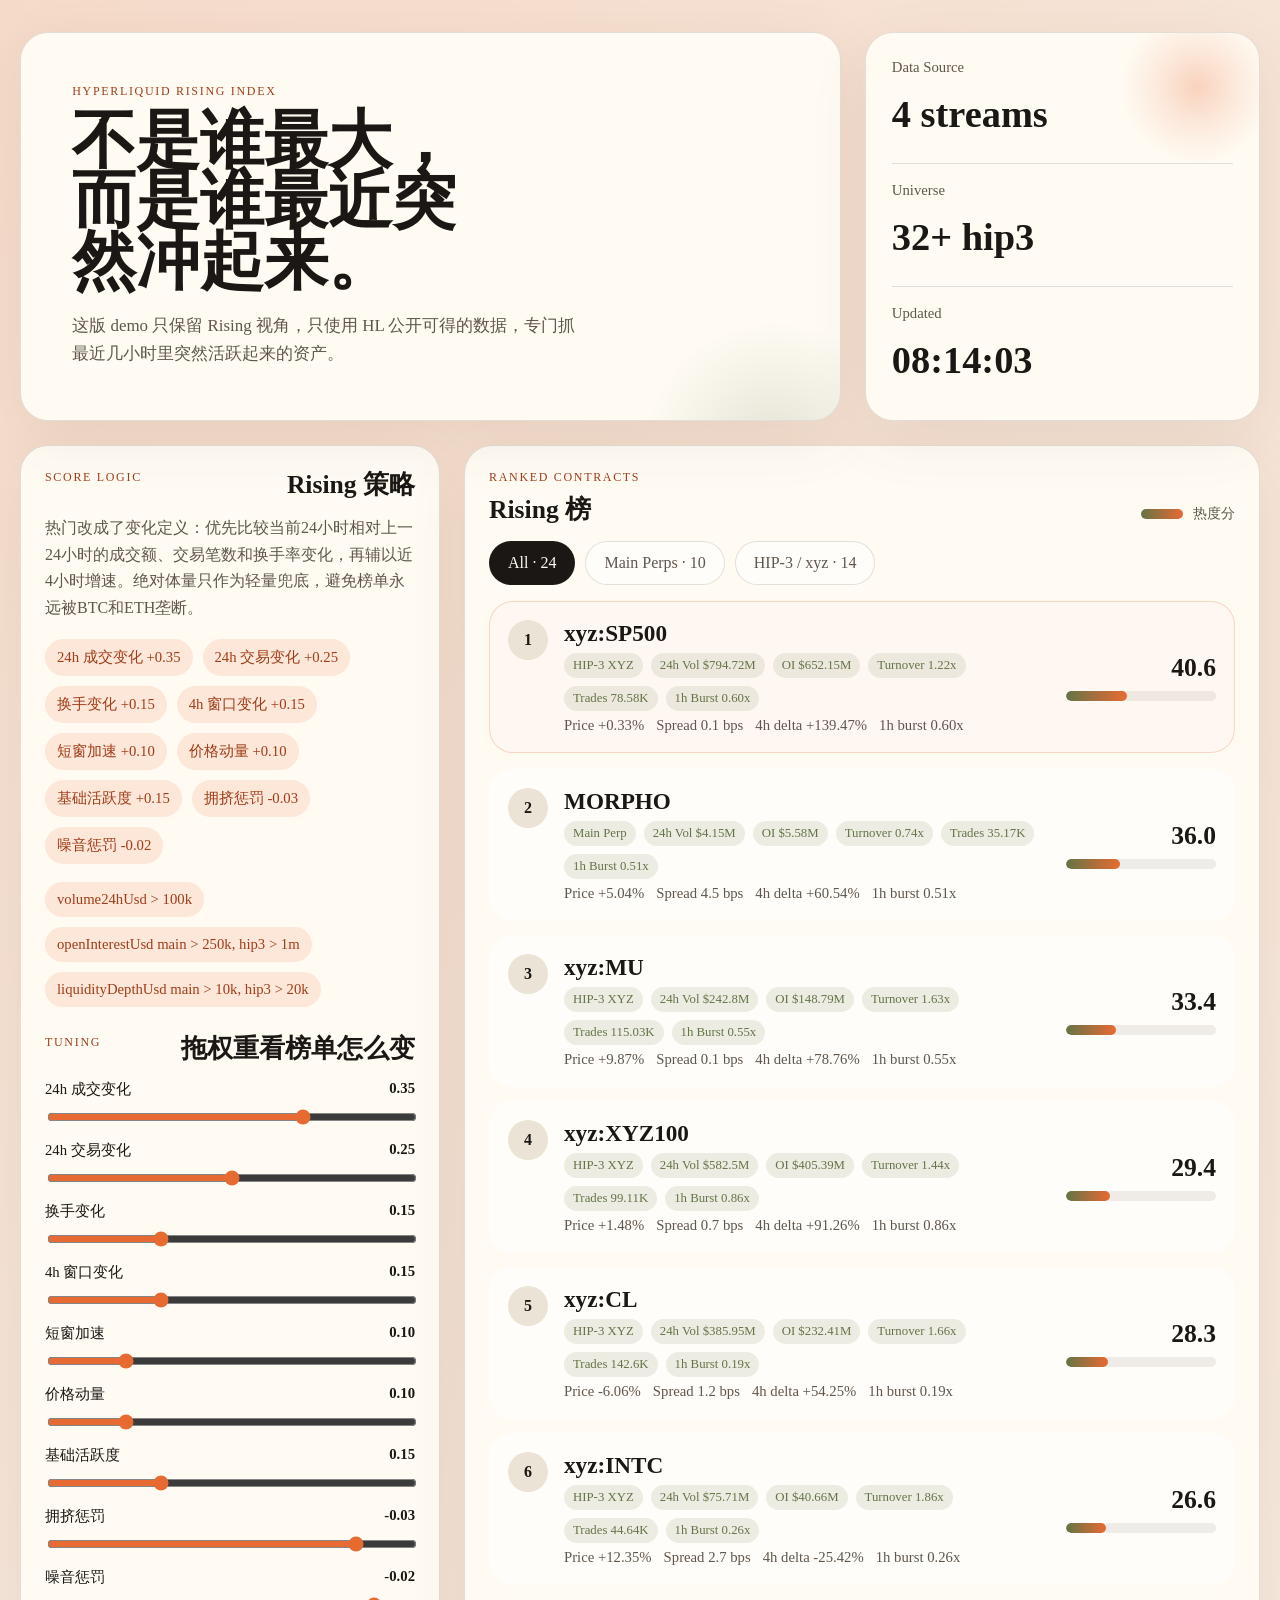
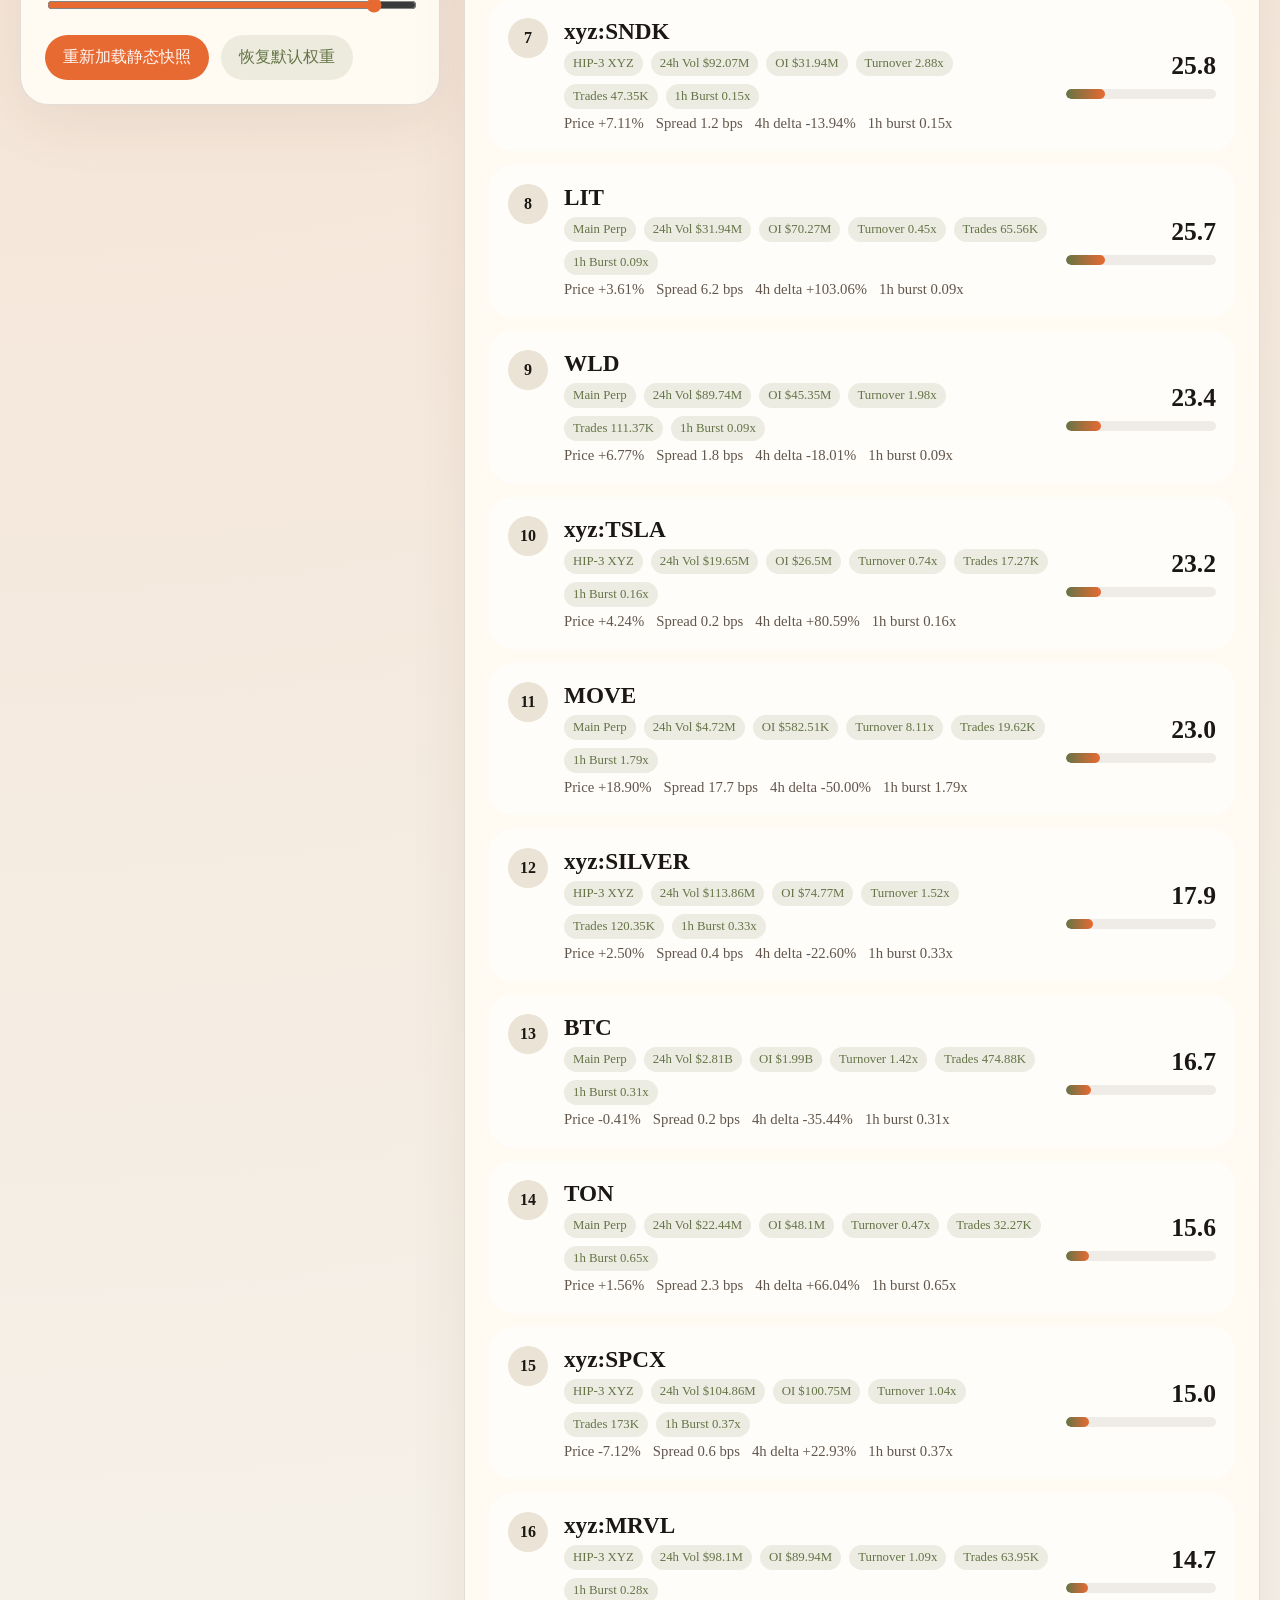
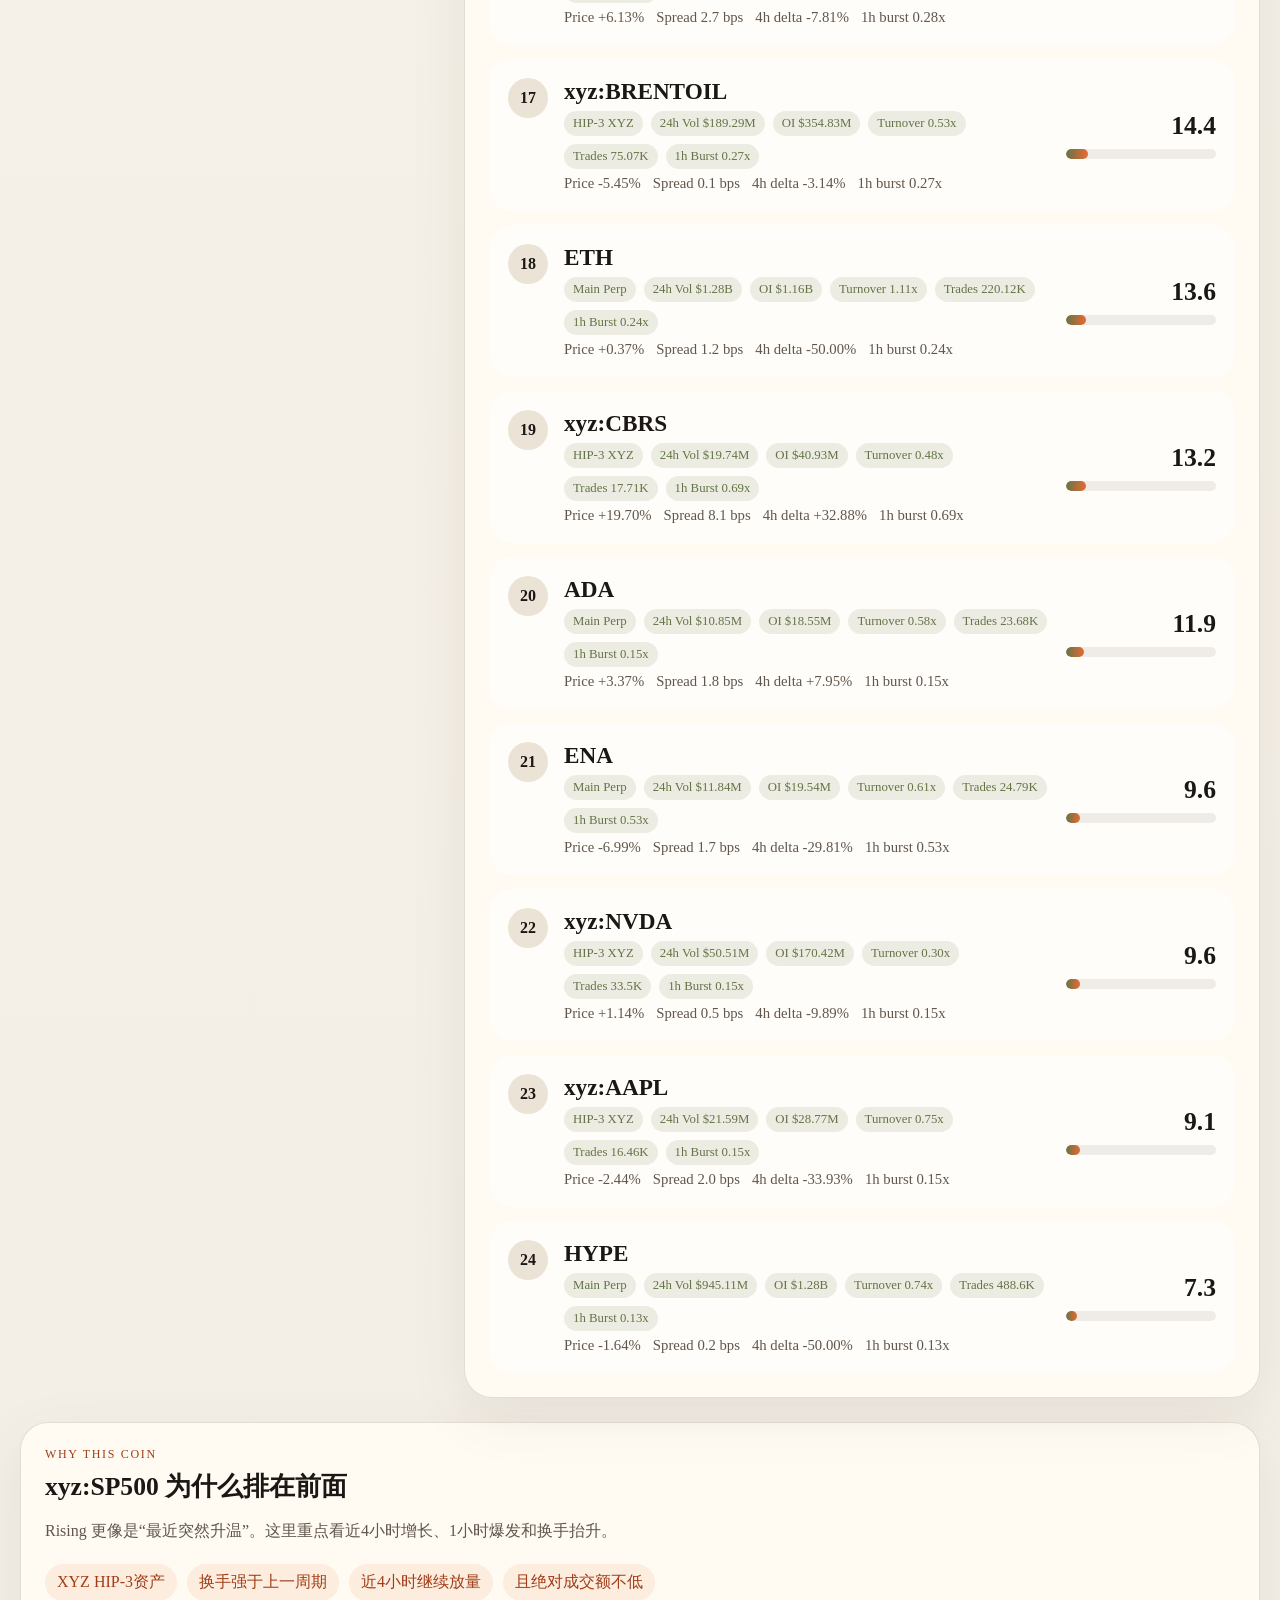
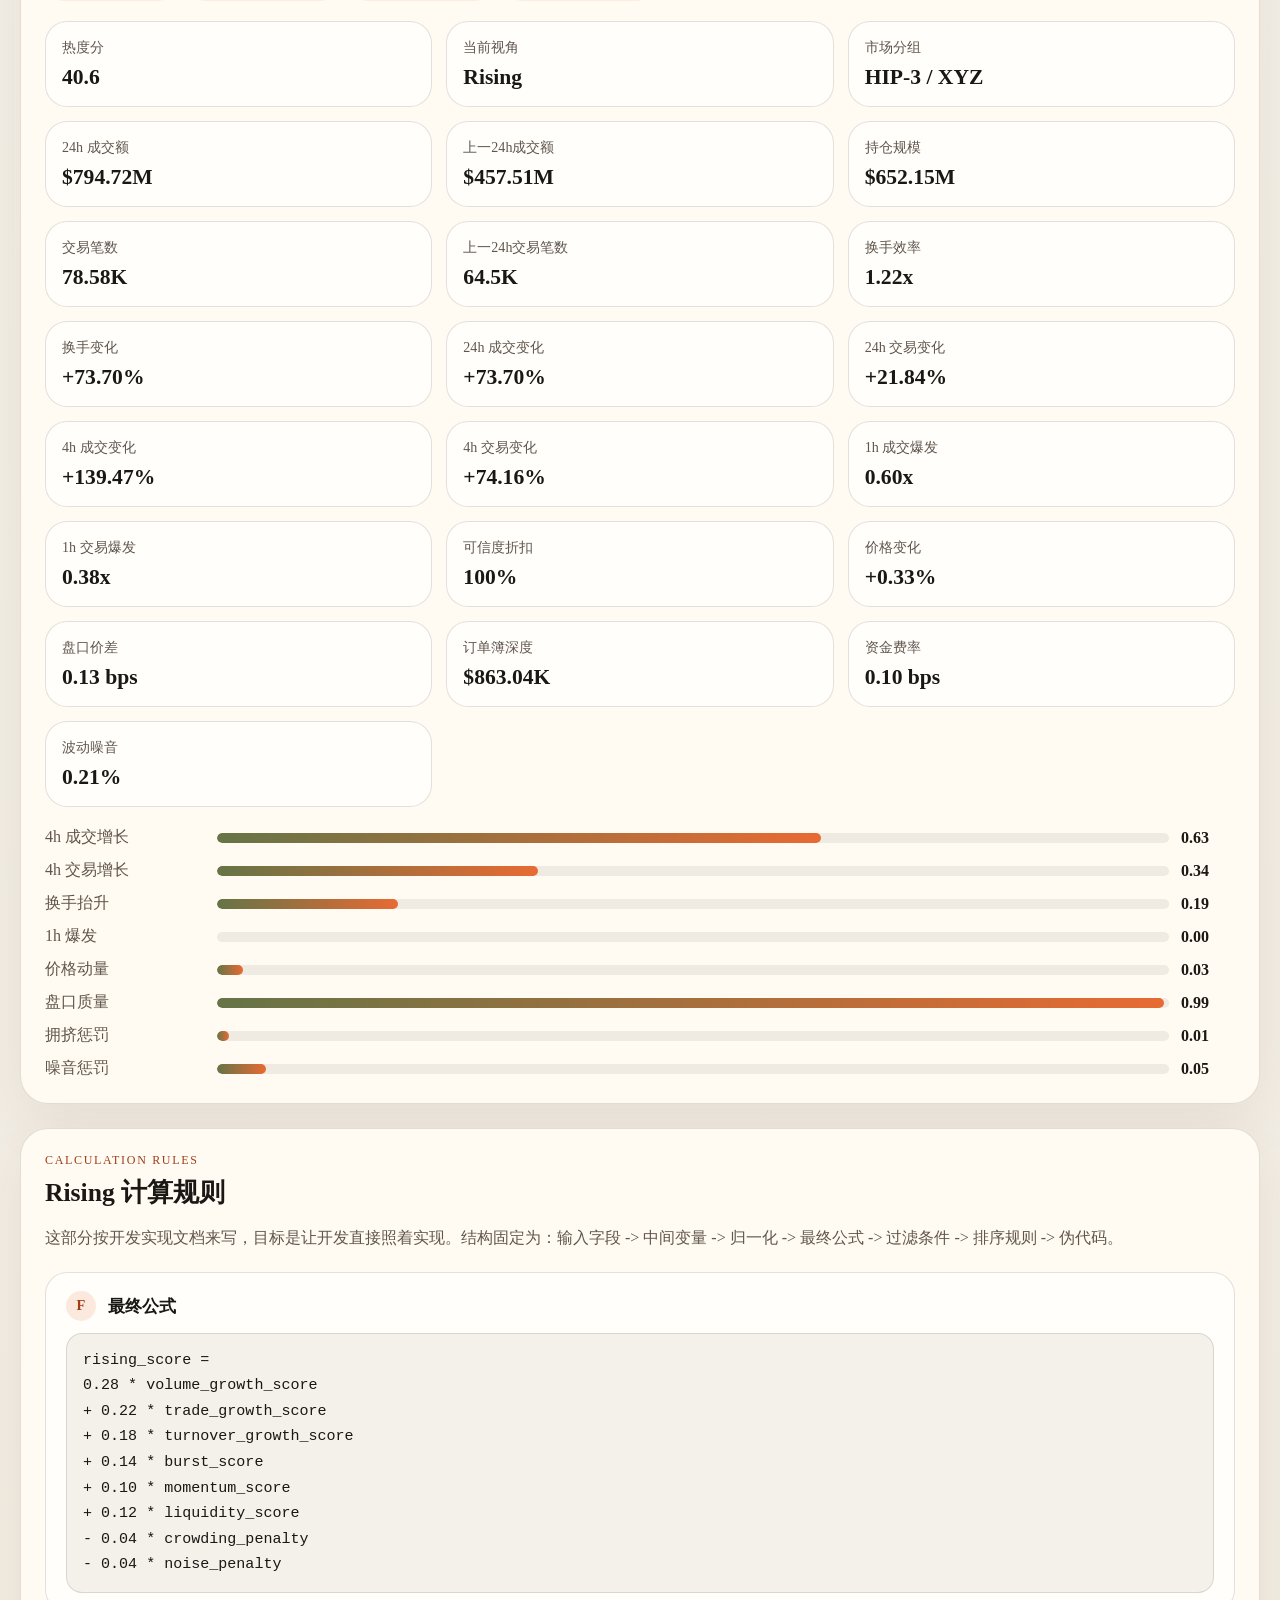
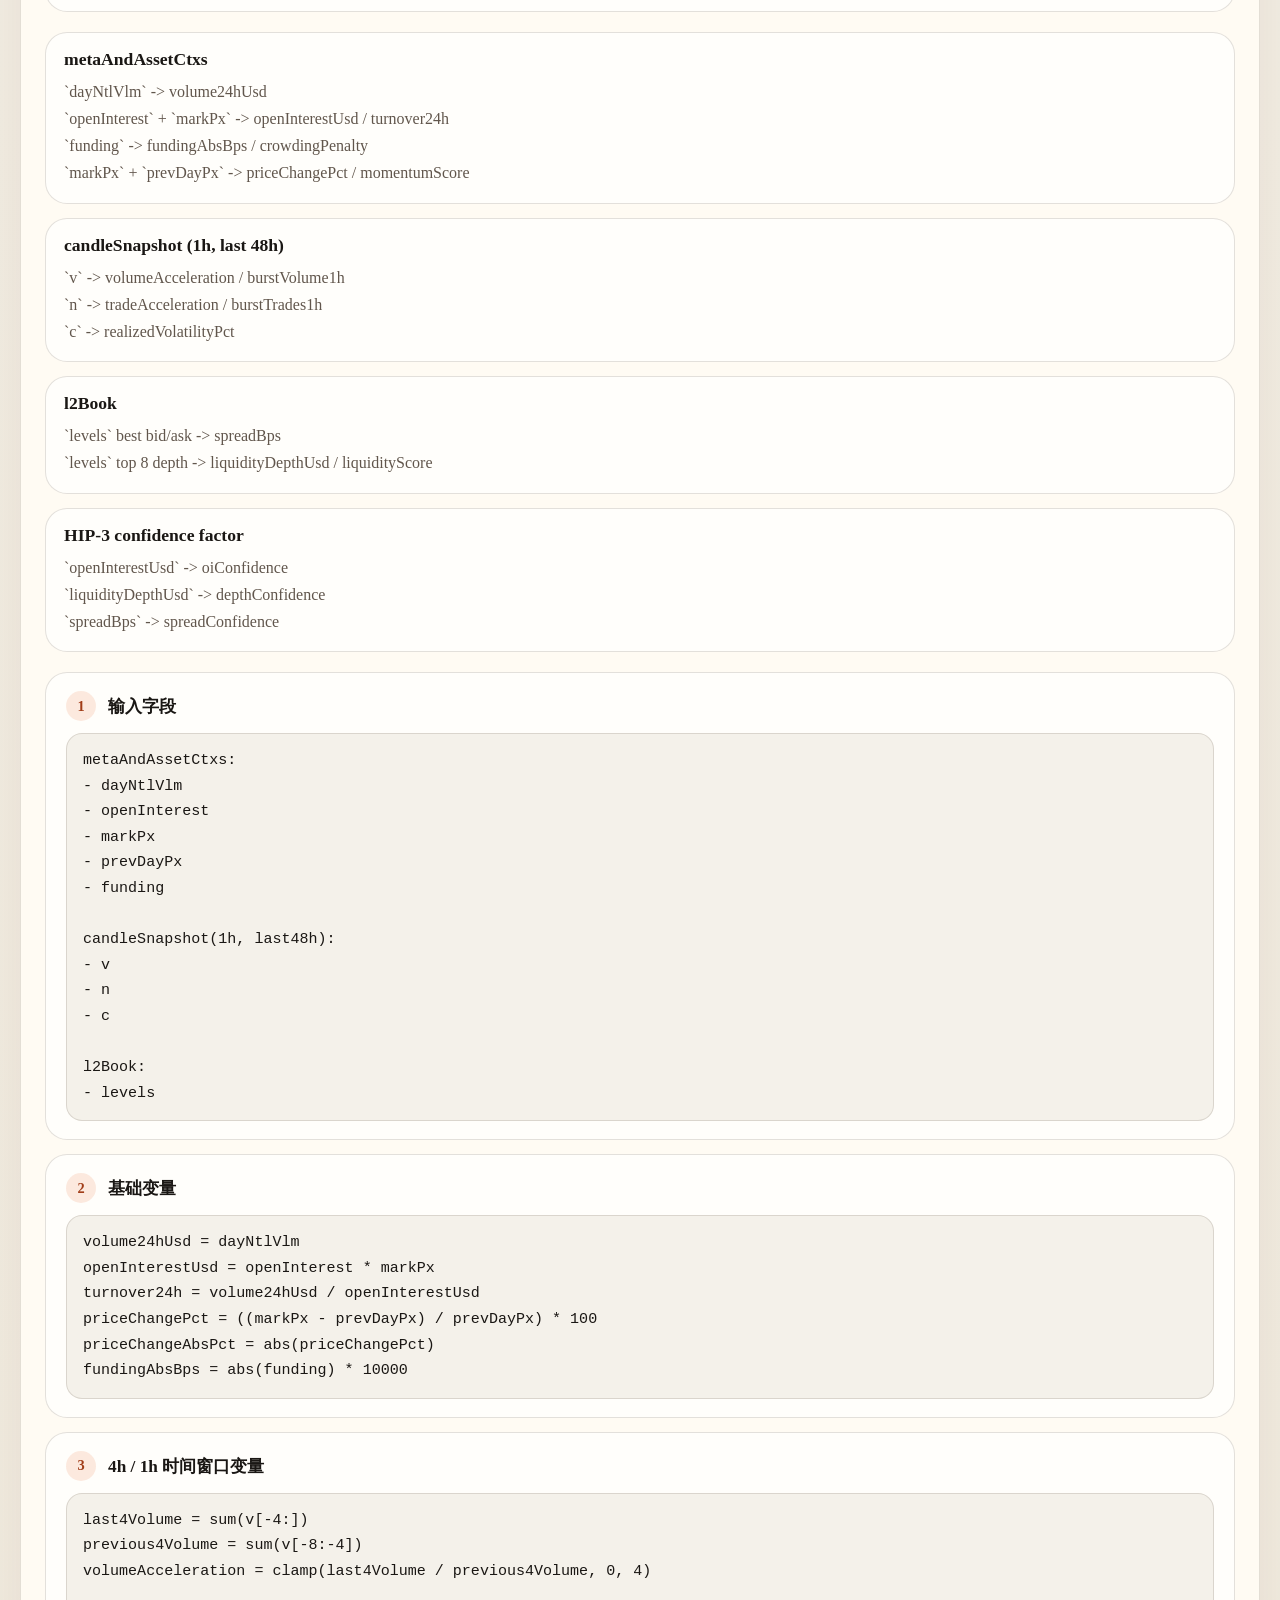
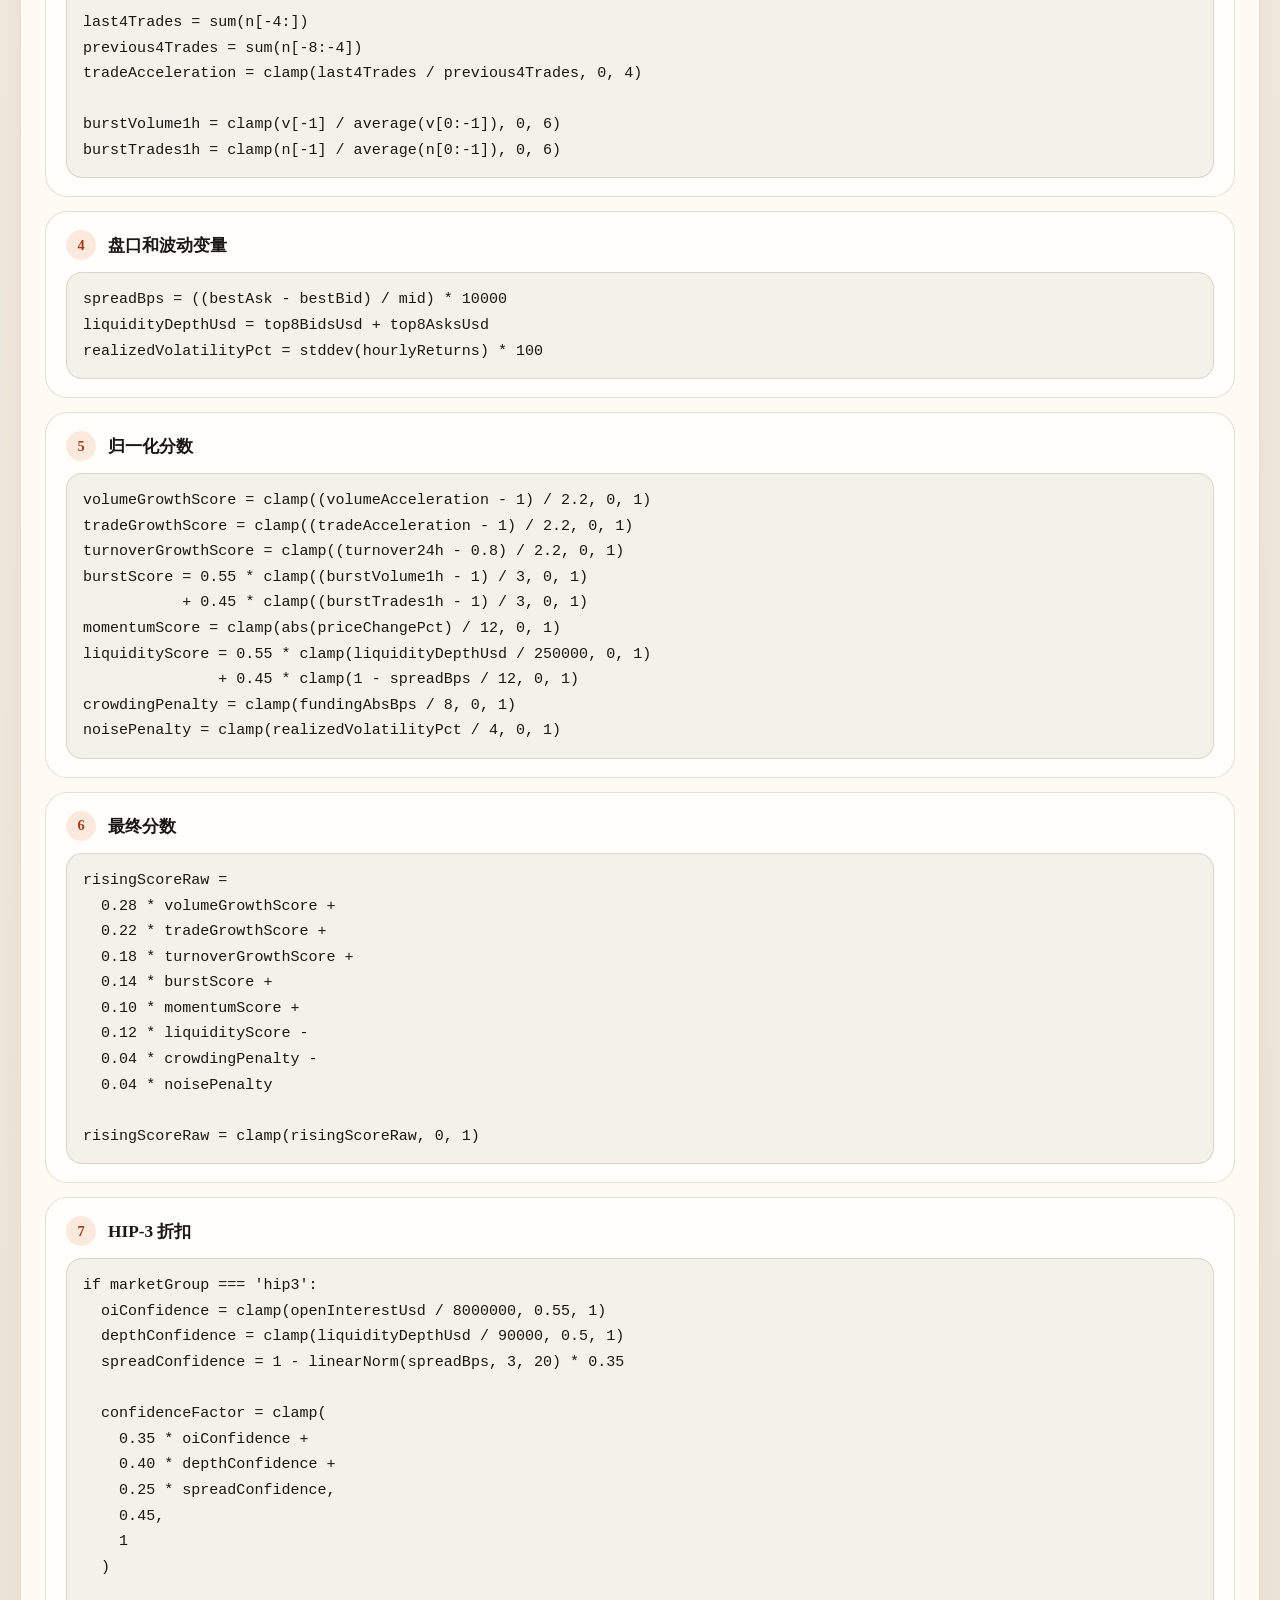
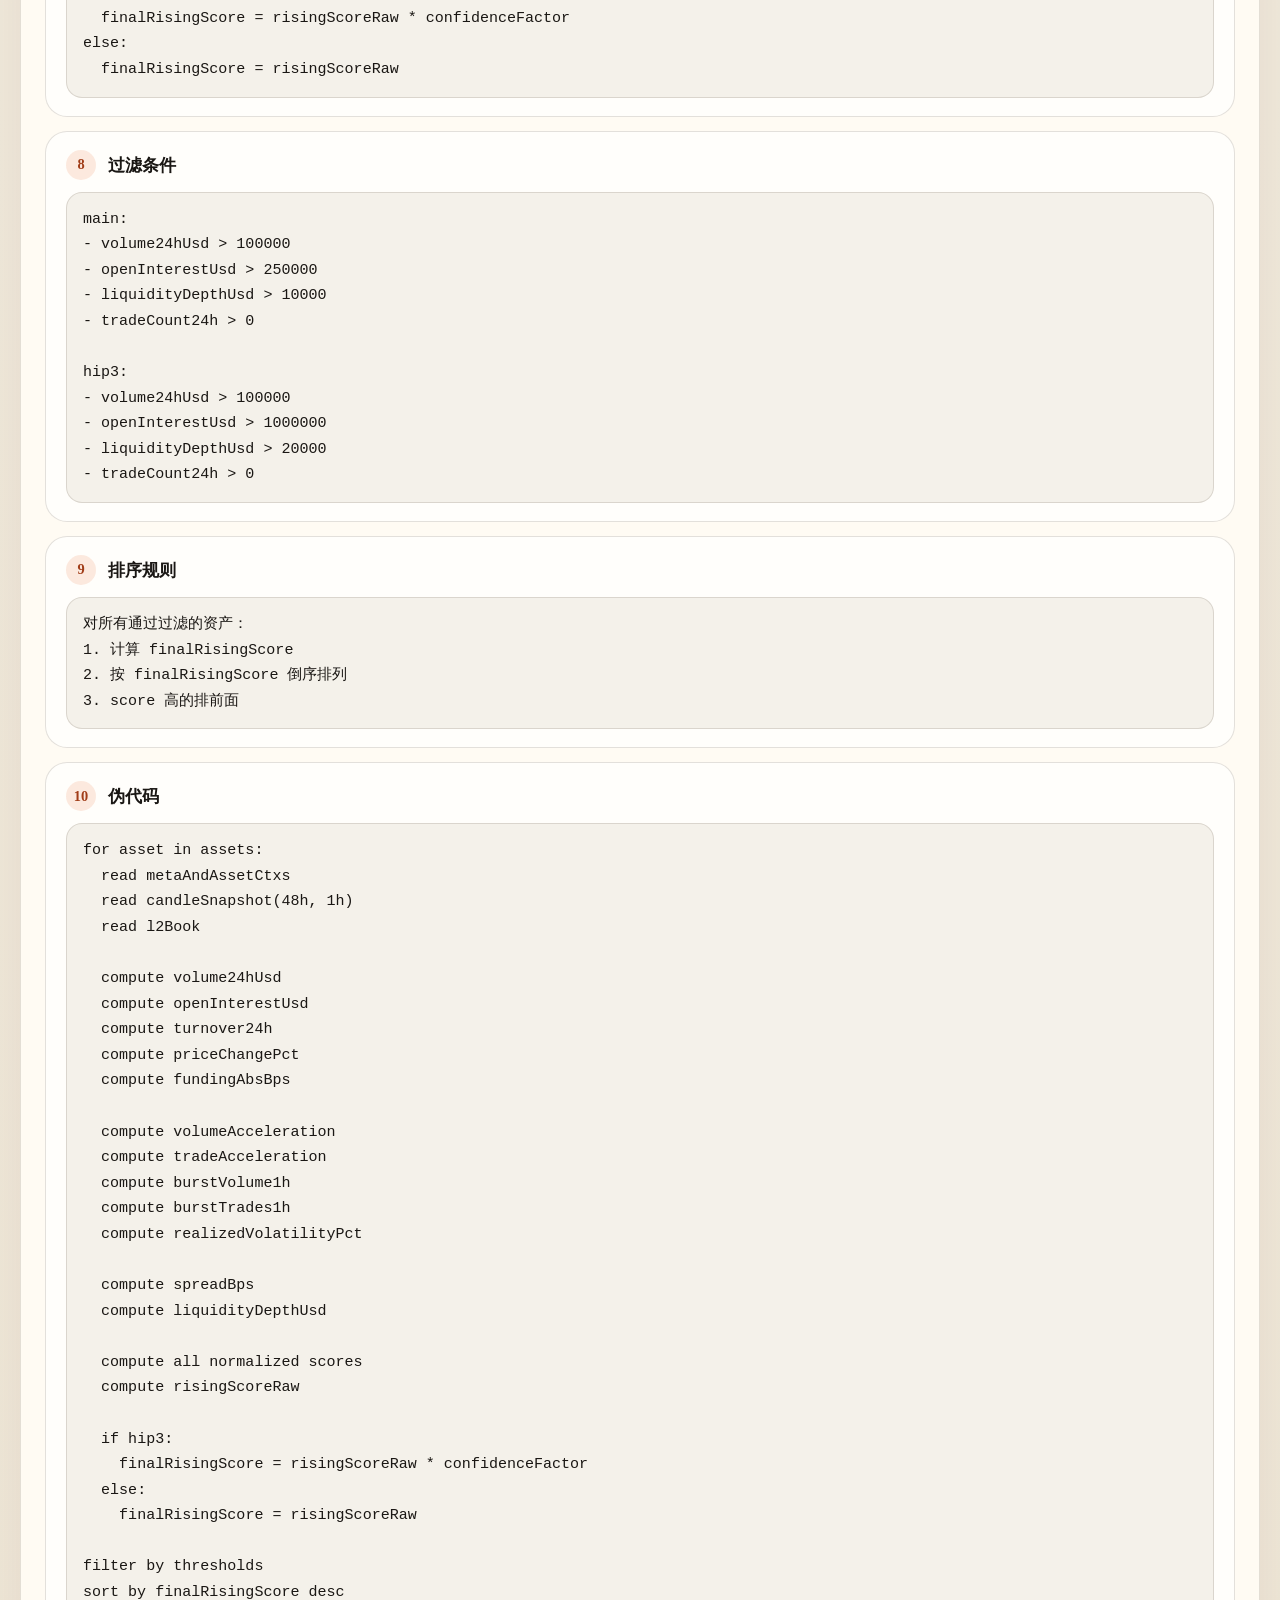
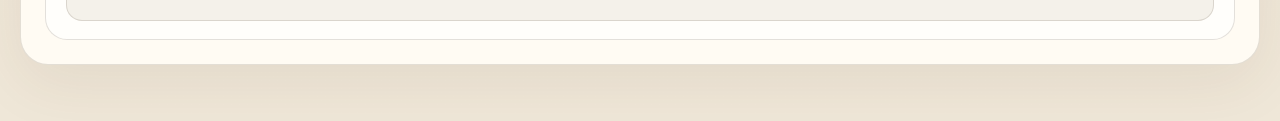
<file: docs/index.html>
<!doctype html>
<html lang="zh-CN">
  <head>
    <meta charset="UTF-8" />
    <meta name="viewport" content="width=device-width, initial-scale=1.0" />
    <title>HL Rising Demo</title>
    <link rel="stylesheet" href="./style.css" />
  </head>
  <body>
    <div class="page-shell">
      <section class="hero">
        <div class="hero-copy">
          <p class="eyebrow">Hyperliquid Rising Index</p>
          <h1>不是谁最大，而是谁最近突然冲起来。</h1>
          <p class="hero-text">
            这版 demo 只保留 Rising 视角，只使用 HL 公开可得的数据，专门抓最近几小时里突然活跃起来的资产。
          </p>
        </div>
        <div class="hero-card">
          <div class="pulse"></div>
          <div class="hero-stat">
            <span>Data Source</span>
            <strong id="sourceCount">3 streams</strong>
          </div>
          <div class="hero-stat">
            <span>Universe</span>
            <strong id="candidateCount">--</strong>
          </div>
          <div class="hero-stat">
            <span>Updated</span>
            <strong id="updatedAt">--</strong>
          </div>
        </div>
      </section>

      <section class="workspace">
        <aside class="panel strategy-panel">
          <div class="panel-head">
            <p class="kicker">Score logic</p>
            <h2>Rising 策略</h2>
          </div>
          <p id="strategySummary" class="summary"></p>
          <div class="formula" id="formula"></div>
          <div class="filters" id="filters"></div>

          <div class="panel-head compact">
            <p class="kicker">Tuning</p>
            <h3>拖权重看榜单怎么变</h3>
          </div>
          <div id="sliders" class="sliders"></div>

          <div class="actions">
            <button id="refreshBtn" class="primary">刷新真实数据</button>
            <button id="resetBtn" class="ghost">恢复默认权重</button>
          </div>
        </aside>

        <main class="panel leaderboard-panel">
          <div class="panel-head">
            <div>
              <p class="kicker">Ranked contracts</p>
              <h2>Rising 榜</h2>
            </div>
            <div class="legend">
              <span class="legend-bar"></span>
              <span>热度分</span>
            </div>
          </div>
          <div id="segmentTabs" class="segment-tabs"></div>
          <div id="leaderboard" class="leaderboard"></div>
        </main>
      </section>

      <section class="panel detail-panel">
        <div class="panel-head">
          <div>
            <p class="kicker">Why this coin</p>
            <h2 id="detailTitle">点击右侧榜单查看拆解</h2>
          </div>
        </div>
        <div id="detailContent" class="detail-content empty">
          这里会展示单个合约的得分拆解、原始指标和为什么它会被判定为“Rising”。
        </div>
      </section>

      <section class="panel calc-panel">
        <div class="panel-head">
          <div>
            <p class="kicker">Calculation Rules</p>
            <h2 id="calcTitle">Rising 计算规则</h2>
          </div>
        </div>
        <div id="calcContent" class="calc-content empty">
          这里会展示 Rising 的计算规则、HL 字段映射和分步骤说明。
        </div>
      </section>
    </div>

    <script src="./app.js"></script>
  </body>
  </html>
</file>
<file: docs/style.css>
:root {
  color-scheme: light;
  --bg: #f3efe7;
  --bg-strong: #ebe3d5;
  --paper: #fffaf1;
  --ink: #1a1714;
  --ink-soft: #61564c;
  --line: rgba(58, 43, 28, 0.14);
  --accent: #e86a33;
  --accent-deep: #a13d18;
  --accent-soft: rgba(232, 106, 51, 0.14);
  --moss: #657446;
  --shadow: 0 18px 60px rgba(86, 54, 28, 0.08);
  --radius: 28px;
}

* {
  box-sizing: border-box;
}

html,
body {
  margin: 0;
  min-height: 100%;
  font-family: Georgia, 'Iowan Old Style', 'Palatino Linotype', serif;
  background:
    radial-gradient(circle at top left, rgba(232, 106, 51, 0.18), transparent 28%),
    linear-gradient(180deg, #f8f3ea 0%, var(--bg) 42%, #efe7d8 100%);
  color: var(--ink);
}

body {
  padding: 32px 20px 56px;
}

.page-shell {
  max-width: 1440px;
  margin: 0 auto;
}

.hero {
  display: grid;
  grid-template-columns: minmax(0, 1.35fr) minmax(280px, 0.65fr);
  gap: 24px;
  align-items: stretch;
  margin-bottom: 24px;
}

.hero-copy,
.hero-card,
.panel {
  background: color-mix(in oklab, var(--paper) 88%, white);
  border: 1px solid var(--line);
  border-radius: var(--radius);
  box-shadow: var(--shadow);
}

.hero-copy {
  padding: clamp(28px, 4vw, 52px);
  position: relative;
  overflow: hidden;
}

.hero-copy::after {
  content: '';
  position: absolute;
  inset: auto -8% -42% auto;
  width: 260px;
  height: 260px;
  border-radius: 999px;
  background: radial-gradient(circle, rgba(101, 116, 70, 0.18), transparent 72%);
}

.eyebrow,
.kicker {
  margin: 0 0 12px;
  letter-spacing: 0.14em;
  text-transform: uppercase;
  font-size: 12px;
  color: var(--accent-deep);
}

h1,
h2,
h3,
p {
  margin: 0;
}

h1 {
  max-width: 12ch;
  font-size: clamp(2.8rem, 5vw, 5rem);
  line-height: 0.94;
  font-weight: 600;
}

.hero-text {
  max-width: 60ch;
  margin-top: 20px;
  color: var(--ink-soft);
  font-size: 1.06rem;
  line-height: 1.7;
}

.hero-card {
  position: relative;
  padding: 26px;
  display: grid;
  gap: 18px;
  overflow: hidden;
}

.pulse {
  position: absolute;
  top: -26px;
  right: -18px;
  width: 160px;
  height: 160px;
  border-radius: 999px;
  background:
    radial-gradient(circle, rgba(232, 106, 51, 0.28) 0%, rgba(232, 106, 51, 0.12) 34%, transparent 68%);
  animation: pulse 5s ease-in-out infinite;
}

.hero-stat {
  position: relative;
  z-index: 1;
  display: grid;
  gap: 4px;
  padding-bottom: 14px;
  border-bottom: 1px solid var(--line);
}

.hero-stat:last-child {
  border-bottom: 0;
  padding-bottom: 0;
}

.hero-stat span {
  color: var(--ink-soft);
  font-size: 0.92rem;
}

.hero-stat strong {
  font-size: clamp(1.5rem, 3vw, 2.4rem);
  font-weight: 600;
}

.workspace {
  display: grid;
  grid-template-columns: minmax(320px, 420px) minmax(0, 1fr);
  gap: 24px;
  align-items: start;
}

.panel {
  padding: 24px;
}

.panel-head {
  display: flex;
  justify-content: space-between;
  gap: 16px;
  align-items: end;
  margin-bottom: 18px;
}

.panel-head.compact {
  margin-top: 28px;
}

.panel-head h2,
.panel-head h3 {
  font-size: 1.6rem;
  line-height: 1;
}

.summary,
.detail-copy,
.metric-note {
  color: var(--ink-soft);
  line-height: 1.65;
}

.formula,
.filters {
  display: flex;
  flex-wrap: wrap;
  gap: 10px;
  margin-top: 18px;
}

.formula span,
.filters span {
  padding: 9px 12px;
  border-radius: 999px;
  background: var(--accent-soft);
  color: var(--accent-deep);
  font-size: 0.92rem;
}

.sliders {
  display: grid;
  gap: 14px;
  margin-top: 16px;
}

.slider-row {
  display: grid;
  gap: 8px;
}

.slider-meta {
  display: flex;
  justify-content: space-between;
  gap: 12px;
  font-size: 0.92rem;
}

.slider-meta strong {
  font-weight: 600;
}

input[type='range'] {
  width: 100%;
  accent-color: var(--accent);
}

.actions {
  display: flex;
  gap: 12px;
  margin-top: 20px;
}

button {
  border: 0;
  border-radius: 999px;
  padding: 12px 18px;
  font: inherit;
  cursor: pointer;
  transition:
    transform 180ms ease,
    background 180ms ease,
    color 180ms ease;
}

button:hover {
  transform: translateY(-1px);
}

button.primary {
  background: var(--accent);
  color: #fff8f4;
}

button.ghost {
  background: rgba(101, 116, 70, 0.12);
  color: var(--moss);
}

.leaderboard {
  display: grid;
  gap: 14px;
}

.segment-tabs {
  display: flex;
  flex-wrap: wrap;
  gap: 10px;
  margin-bottom: 18px;
}

.segment-tab {
  border: 1px solid var(--line);
  background: rgba(255, 255, 255, 0.6);
  color: var(--ink-soft);
}

.segment-tab.active {
  background: var(--ink);
  color: var(--paper);
}

.leader-row {
  display: grid;
  grid-template-columns: auto 1fr auto;
  gap: 16px;
  padding: 18px;
  border-radius: 24px;
  border: 1px solid transparent;
  background: rgba(255, 255, 255, 0.55);
  transition:
    transform 200ms ease,
    border-color 200ms ease,
    background 200ms ease;
  cursor: pointer;
}

.leader-row:hover,
.leader-row.active {
  transform: translateY(-2px);
  border-color: rgba(232, 106, 51, 0.24);
  background: rgba(255, 248, 242, 0.92);
}

.rank {
  width: 40px;
  height: 40px;
  border-radius: 50%;
  background: var(--bg-strong);
  display: grid;
  place-items: center;
  font-weight: 700;
}

.coin-meta {
  display: grid;
  gap: 6px;
}

.coin-meta h3 {
  font-size: 1.45rem;
}

.badges {
  display: flex;
  flex-wrap: wrap;
  gap: 8px;
}

.badge {
  font-size: 0.8rem;
  padding: 5px 9px;
  border-radius: 999px;
  background: rgba(101, 116, 70, 0.12);
  color: var(--moss);
}

.leader-score {
  min-width: 150px;
  display: grid;
  gap: 8px;
  align-content: center;
}

.leader-score strong {
  font-size: 1.6rem;
  text-align: right;
}

.bar {
  width: 100%;
  height: 10px;
  border-radius: 999px;
  overflow: hidden;
  background: rgba(58, 43, 28, 0.08);
}

.bar > span {
  display: block;
  height: 100%;
  border-radius: inherit;
  background: linear-gradient(90deg, var(--moss), var(--accent));
}

.subline {
  display: flex;
  flex-wrap: wrap;
  gap: 12px;
  color: var(--ink-soft);
  font-size: 0.92rem;
}

.legend {
  display: inline-flex;
  align-items: center;
  gap: 10px;
  color: var(--ink-soft);
  font-size: 0.9rem;
}

.legend-bar {
  width: 42px;
  height: 10px;
  border-radius: 999px;
  background: linear-gradient(90deg, var(--moss), var(--accent));
}

.detail-panel {
  margin-top: 24px;
}

.calc-panel {
  margin-top: 24px;
}

.detail-content {
  display: grid;
  gap: 20px;
}

.detail-content.empty,
.calc-content.empty {
  color: var(--ink-soft);
}

.calc-content {
  display: grid;
  gap: 20px;
}

.calc-intro {
  color: var(--ink-soft);
  line-height: 1.75;
}

.calc-formula {
  padding: 16px 18px;
  border-radius: 22px;
  background: rgba(255, 255, 255, 0.62);
  border: 1px solid var(--line);
  overflow-x: auto;
}

.calc-formula code {
  white-space: pre-wrap;
  font-size: 0.95rem;
  line-height: 1.7;
  color: var(--ink);
}

.calc-steps {
  display: grid;
  gap: 14px;
}

.calc-section {
  padding: 18px 20px;
  border-radius: 22px;
  background: rgba(255, 255, 255, 0.62);
  border: 1px solid var(--line);
  display: grid;
  gap: 12px;
}

.calc-section-head {
  display: flex;
  gap: 12px;
  align-items: center;
}

.calc-section-index {
  width: 30px;
  height: 30px;
  border-radius: 999px;
  background: var(--accent-soft);
  color: var(--accent-deep);
  display: grid;
  place-items: center;
  font-size: 0.9rem;
  font-weight: 700;
}

.calc-section h3 {
  margin: 0;
  font-size: 1.08rem;
}

.calc-section p {
  margin: 0;
  color: var(--ink-soft);
  line-height: 1.75;
}

.calc-section pre {
  margin: 0;
  padding: 14px 16px;
  border-radius: 16px;
  background: rgba(243, 239, 231, 0.85);
  border: 1px solid var(--line);
  overflow-x: auto;
}

.calc-section code {
  font-size: 0.94rem;
  line-height: 1.7;
  color: var(--ink);
  white-space: pre-wrap;
}

.calc-fields {
  display: grid;
  gap: 14px;
}

.calc-step {
  padding: 16px 18px;
  border-radius: 22px;
  background: rgba(255, 255, 255, 0.62);
  border: 1px solid var(--line);
}

.calc-step h3 {
  margin-bottom: 8px;
  font-size: 1.1rem;
}

.calc-step p {
  color: var(--ink-soft);
  line-height: 1.7;
}

.calc-step code {
  font-size: 0.94rem;
  color: var(--accent-deep);
}

.calc-field code {
  font-size: 0.94rem;
}

.detail-grid {
  display: grid;
  grid-template-columns: repeat(3, minmax(0, 1fr));
  gap: 14px;
}

.metric-card {
  padding: 16px;
  border-radius: 22px;
  background: rgba(255, 255, 255, 0.62);
  border: 1px solid var(--line);
}

.metric-card span {
  display: block;
  color: var(--ink-soft);
  font-size: 0.88rem;
  margin-bottom: 8px;
}

.metric-card strong {
  font-size: 1.35rem;
}

.reasons {
  display: flex;
  flex-wrap: wrap;
  gap: 10px;
}

.reason-pill {
  padding: 8px 12px;
  border-radius: 999px;
  background: rgba(232, 106, 51, 0.1);
  color: var(--accent-deep);
}

.breakdown-list {
  display: grid;
  gap: 12px;
}

.breakdown-row {
  display: grid;
  grid-template-columns: 160px 1fr 54px;
  gap: 12px;
  align-items: center;
}

.breakdown-row span {
  color: var(--ink-soft);
}

@keyframes pulse {
  0%,
  100% {
    transform: scale(0.92);
    opacity: 0.88;
  }
  50% {
    transform: scale(1.06);
    opacity: 1;
  }
}

@media (max-width: 980px) {
  .hero,
  .workspace {
    grid-template-columns: 1fr;
  }

  .detail-grid {
    grid-template-columns: 1fr 1fr;
  }
}

@media (max-width: 720px) {
  body {
    padding-inline: 14px;
  }

  .panel,
  .hero-card,
  .hero-copy {
    padding: 18px;
    border-radius: 22px;
  }

  .leader-row {
    grid-template-columns: 1fr;
  }

  .leader-score strong {
    text-align: left;
  }

  .detail-grid {
    grid-template-columns: 1fr;
  }

  .breakdown-row {
    grid-template-columns: 1fr;
  }
}
</file>
